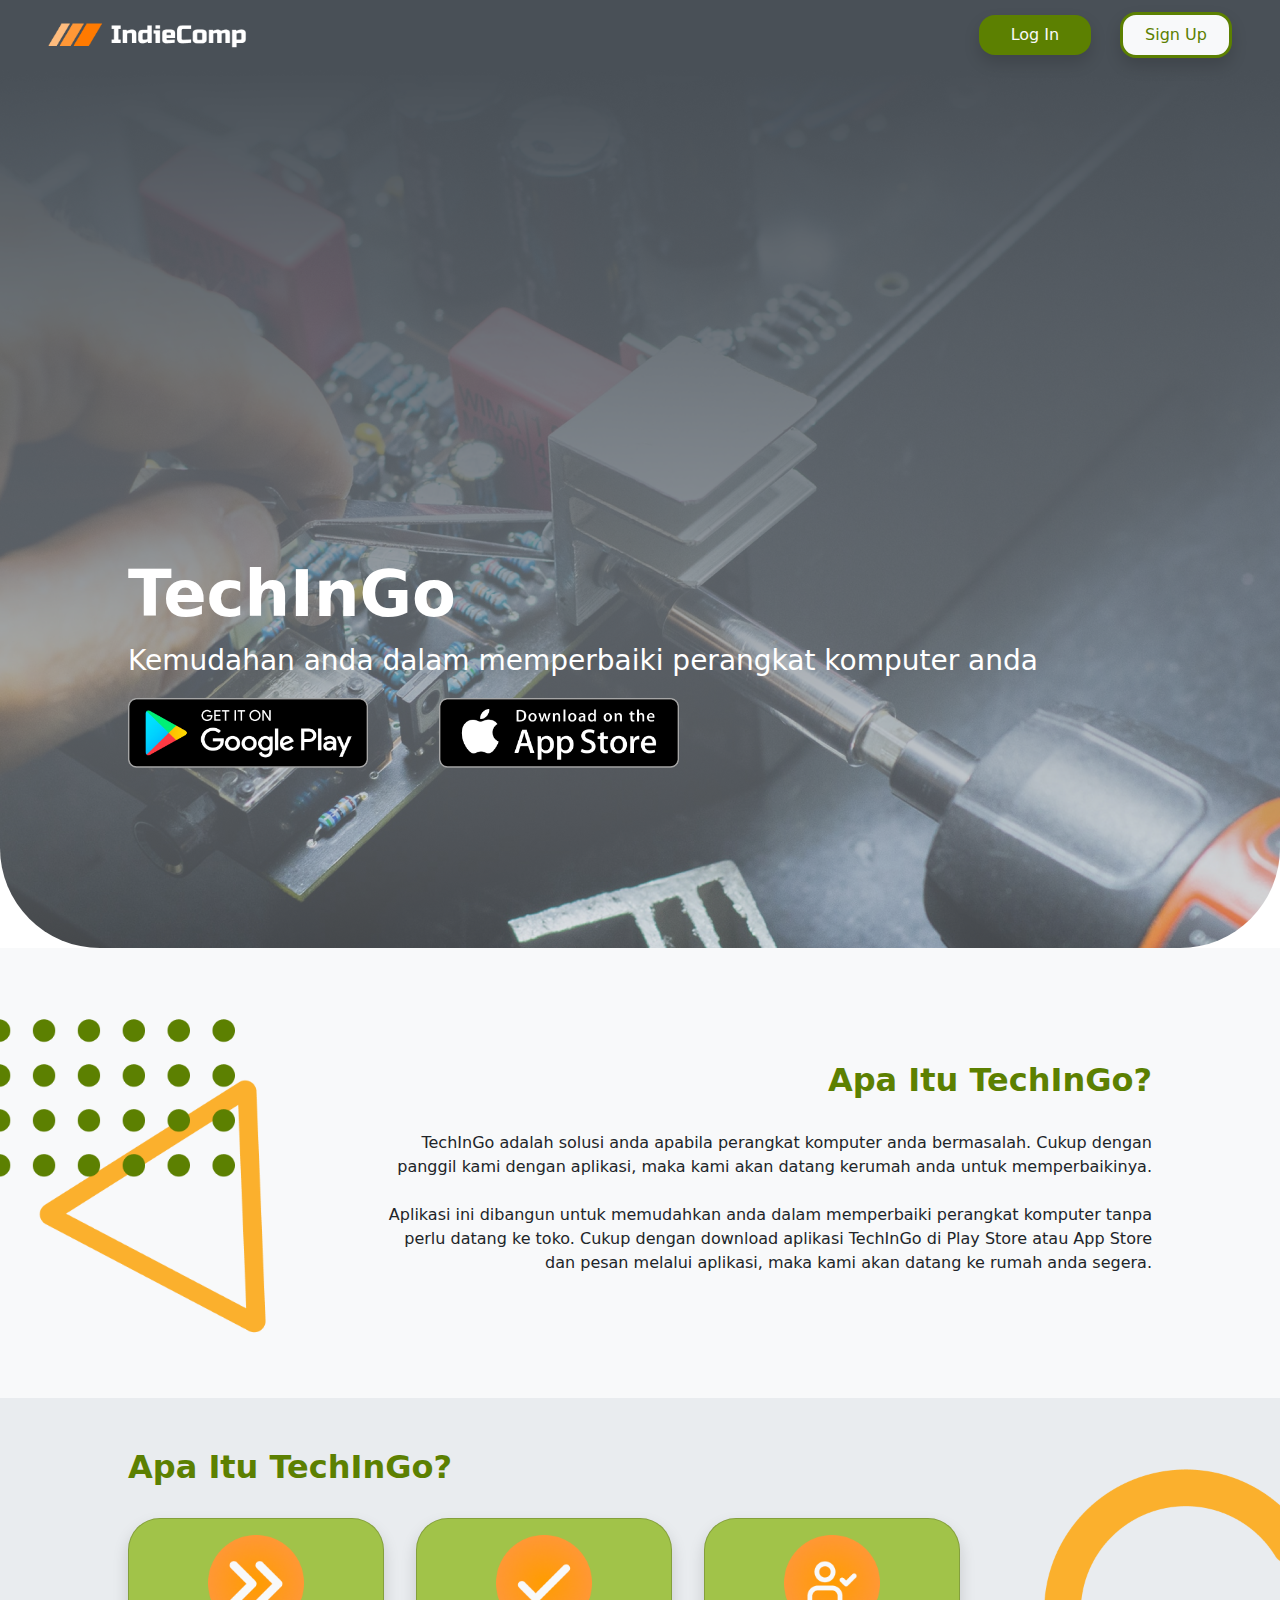
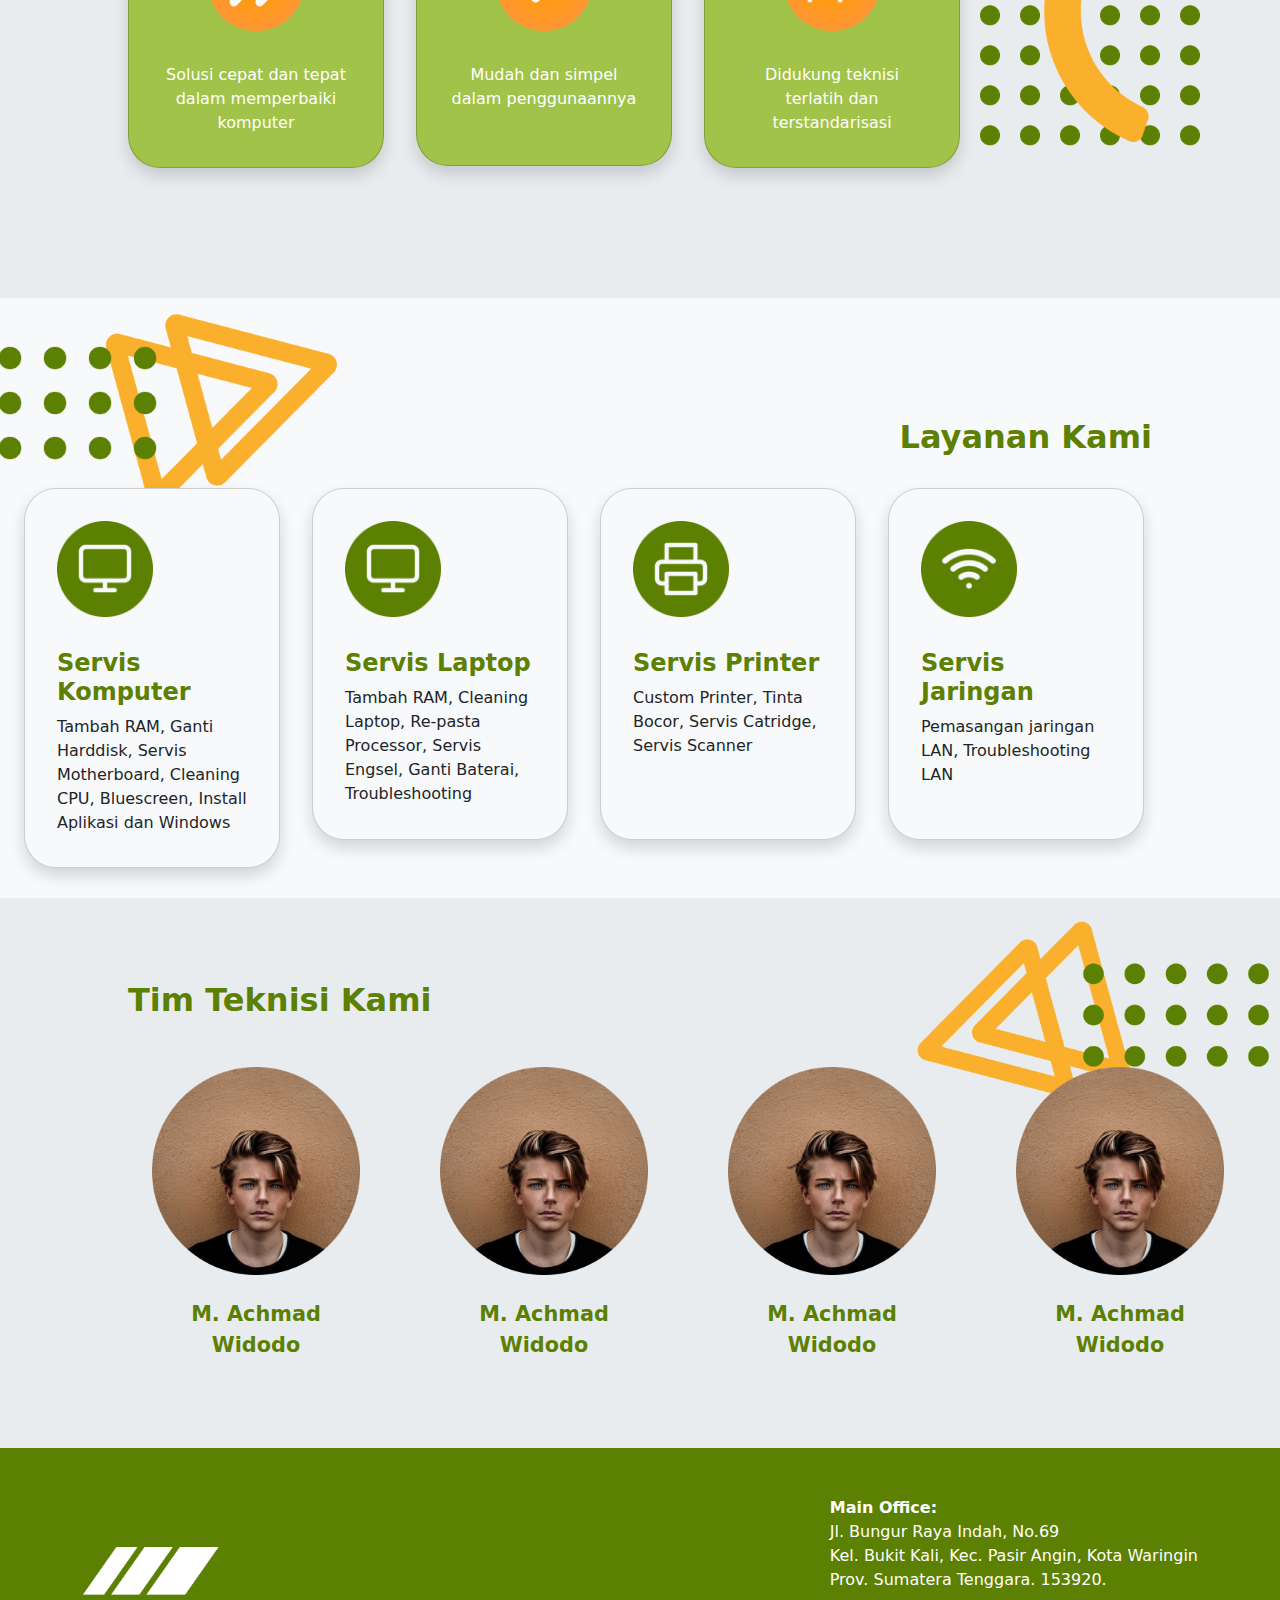
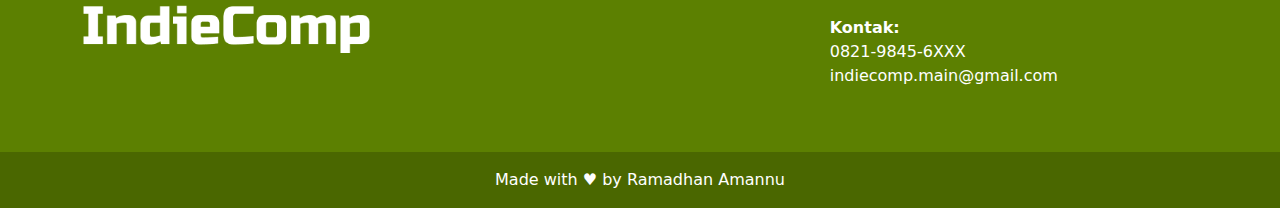
<file: index.html>
<!DOCTYPE html>
<html lang="en">
  <head>
    <meta charset="UTF-8" />
    <meta http-equiv="X-UA-Compatible" content="IE=edge" />
    <meta name="viewport" content="width=device-width, initial-scale=1.0" />
    <link rel="stylesheet" href="css/style.css" />
    <link rel="stylesheet" href="css/bootstrap.css" />
    <link rel="preconnect" href="https://fonts.googleapis.com" />
    <link rel="preconnect" href="https://fonts.gstatic.com" crossorigin />
    <link
      href="https://fonts.googleapis.com/css2?family=Rubik:wght@400;500;600;700&display=swap"
      rel="stylesheet"
    />
    <title>Landing Page</title>
  </head>
  <body>
    <!-- Navbar -->
    <nav class="navbar fixed-top nav-custom">
      <div class="container-fluid px-5 py-1">
        <a href="index.html"
          ><img class="logo-nav" src="img/logo1.png" alt=""
        /></a>
        <div>
          <a href="login.html"><button class="py-2 shadow rounded-4 ms-4 btn-nav">Log In</button></a>
          <a href="#"><button class="py-2 shadow rounded-4 ms-4 btn-nav-outline">
            Sign Up
          </button></a>
        </div>
      </div>
    </nav>

    <!-- carousel -->
    <section class="hero-image mt-5">
      <div class="hero-text">
        <h1 class="text-white fw-bold hero-font">TechInGo</h1>
        <p class="text-white fs-3">
          Kemudahan anda dalam memperbaiki perangkat komputer anda
        </p>
        <div class="row">
          <div class="col-4">
            <a href="#"
              ><img src="img/googlePlay.png" alt="" style="width: 15rem"
            /></a>
          </div>
          <div class="col-4">
            <a href="#"
              ><img src="img/appStore.png" alt="" style="width: 15rem"
            /></a>
          </div>
        </div>
      </div>
    </section>

    <!-- section 1 -->
    <section class="section1-image">
      <div class="section1-text">
        <h1 class="fs-2 fw-bold hero-font judul-section" sty>
          Apa Itu TechInGo?
        </h1>
        <p class="pt-4 fs-6 text-box">
          TechInGo adalah solusi anda apabila perangkat komputer anda
          bermasalah. Cukup dengan panggil kami dengan aplikasi, maka kami akan
          datang kerumah anda untuk memperbaikinya.
          <br />
          <br />Aplikasi ini dibangun untuk memudahkan anda dalam memperbaiki
          perangkat komputer tanpa perlu datang ke toko. Cukup dengan download
          aplikasi TechInGo di Play Store atau App Store dan pesan melalui
          aplikasi, maka kami akan datang ke rumah anda segera.
        </p>
      </div>
    </section>

    <!-- section 2 -->
    <section class="section2-image">
      <div class="section2-text">
        <h1 class="fs-2 fw-bold hero-font judul-section" sty>
          Apa Itu TechInGo?
        </h1>
        <br />
        <div class="row">
          <div class="col-3" style="width: 18rem">
            <div
              class="card1 rounded-5 card p-3 shadow"
              style="width: 16rem; min-height: 15.5rem"
            >
              <img
                style="width: 6rem"
                src="img/iconCepat.png"
                class="card-img-top pb-3"
                alt="..."
              />
              <div class="card-body">
                <p class="card-text">
                  Solusi cepat dan tepat dalam memperbaiki komputer
                </p>
              </div>
            </div>
          </div>
          <div class="col-3" style="width: 18rem">
            <div
              class="card1 rounded-5 card p-3 shadow"
              style="width: 16rem; min-height: 15.5rem"
            >
              <img
                style="width: 6rem"
                src="img/iconMudah.png"
                class="card-img-top pb-3"
                alt="..."
              />
              <div class="card-body">
                <p class="card-text">Mudah dan simpel dalam penggunaannya</p>
              </div>
            </div>
          </div>
          <div class="col-3" style="width: 18rem">
            <div
              class="card1 rounded-5 card p-3 shadow"
              style="width: 16rem; min-height: 15.5rem"
            >
              <img
                style="width: 6rem"
                src="img/iconTeknisi.png"
                class="card-img-top pb-3"
                alt="..."
              />
              <div class="card-body">
                <p class="card-text">
                  Didukung teknisi terlatih dan terstandarisasi
                </p>
              </div>
            </div>
          </div>
        </div>
      </div>
    </section>

    <!-- section 3 -->
    <section class="section3-image">
      <div class="section3-text">
        <h1 class="fs-2 fw-bold hero-font judul-section" sty>Layanan Kami</h1>
        <br />
        <div class="row">
          <div class="col-3" style="width: 18rem">
            <div
              class="card2 rounded-5 card p-3 shadow"
              style="width: 16rem; min-height: 22rem"
            >
              <img
                style="width: 8rem"
                src="img/iconComp.png"
                class="card-img-top p-3"
                alt="..."
              />
              <div class="card-body">
                <h5 class="card-title subjudul-section">Servis Komputer</h5>
                <p class="card-text">
                  Tambah RAM, Ganti Harddisk, Servis Motherboard, Cleaning CPU,
                  Bluescreen, Install Aplikasi dan Windows
                </p>
              </div>
            </div>
          </div>
          <div class="col-3" style="width: 18rem">
            <div
              class="card2 rounded-5 card p-3 shadow"
              style="width: 16rem; min-height: 22rem"
            >
              <img
                style="width: 8rem"
                src="img/iconComp.png"
                class="card-img-top p-3"
                alt="..."
              />
              <div class="card-body">
                <h5 class="card-title subjudul-section">Servis Laptop</h5>
                <p class="card-text">
                  Tambah RAM, Cleaning Laptop, Re-pasta Processor, Servis
                  Engsel, Ganti Baterai, Troubleshooting
                </p>
              </div>
            </div>
          </div>
          <div class="col-3" style="width: 18rem">
            <div
              class="card2 rounded-5 card p-3 shadow"
              style="width: 16rem; min-height: 22rem"
            >
              <img
                style="width: 8rem"
                src="img/iconPrinter.png"
                class="card-img-top p-3"
                alt="..."
              />
              <div class="card-body">
                <h5 class="card-title subjudul-section">Servis Printer</h5>
                <p class="card-text">
                  Custom Printer, Tinta Bocor, Servis Catridge, Servis Scanner
                </p>
              </div>
            </div>
          </div>
          <div class="col-3" style="width: 18rem">
            <div
              class="card2 rounded-5 card p-3 shadow"
              style="width: 16rem; min-height: 22rem"
            >
              <img
                style="width: 8rem"
                src="img/iconWifi.png"
                class="card-img-top p-3"
                alt="..."
              />
              <div class="card-body">
                <h5 class="card-title subjudul-section">Servis Jaringan</h5>
                <p class="card-text">
                  Pemasangan jaringan LAN, Troubleshooting LAN
                </p>
              </div>
            </div>
          </div>
        </div>
      </div>
    </section>

    <!-- section 4 -->
    <section class="section4-image">
      <div class="section4-text">
        <h1 class="fs-2 fw-bold hero-font judul-section">Tim Teknisi Kami</h1>
        <br />
        <div class="row">
          <div class="col-3" style="width: 18rem">
            <div
              class="rounded-5 p-3 profile"
              style="width: 16rem; min-height: 15.5rem"
            >
              <img
                style="width: 13rem"
                src="img/orangSample.png"
                class="card-img-top pb-4"
                alt="..."
              />
              <div class="">
                <p class="">M. Achmad Widodo</p>
              </div>
            </div>
          </div>
          <div class="col-3" style="width: 18rem">
            <div
              class="rounded-5 p-3 profile"
              style="width: 16rem; min-height: 15.5rem"
            >
              <img
                style="width: 13rem"
                src="img/orangSample.png"
                class="card-img-top pb-4"
                alt="..."
              />
              <div class="">
                <p class="">M. Achmad Widodo</p>
              </div>
            </div>
          </div>
          <div class="col-3" style="width: 18rem">
            <div
              class="rounded-5 p-3 profile"
              style="width: 16rem; min-height: 15.5rem"
            >
              <img
                style="width: 13rem"
                src="img/orangSample.png"
                class="card-img-top pb-4"
                alt="..."
              />
              <div class="">
                <p class="">M. Achmad Widodo</p>
              </div>
            </div>
          </div>
          <div class="col-3" style="width: 18rem">
            <div
              class="rounded-5 p-3 profile"
              style="width: 16rem; min-height: 15.5rem"
            >
              <img
                style="width: 13rem"
                src="img/orangSample.png"
                class="card-img-top pb-4"
                alt="..."
              />
              <div class="">
                <p class="">M. Achmad Widodo</p>
              </div>
            </div>
          </div>
        </div>
      </div>
    </section>

    <!-- footer -->
    <section style="background-color: #5c8001">
      <div class="container py-5">
        <div class="row">
          <div class="col d-flex align-items-center">
            <img src="img/logoWhite.png" alt="" style="width: 18rem" class="" />
          </div>
          <div class="col-auto d-flex align-items-center">
            <p class="text-white">
              <b>Main Office: </b><br />
              Jl. Bungur Raya Indah, No.69 <br />
              Kel. Bukit Kali, Kec. Pasir Angin, Kota Waringin <br />
              Prov. Sumatera Tenggara. 153920. <br />
              <br />
              <b>Kontak: </b><br />
              0821-9845-6XXX <br />
              indiecomp.main@gmail.com
            </p>
          </div>
        </div>
      </div>
    </section>

    <!-- credit -->
    <section class="pt-3" style="background-color: #4a6700">
      <div class="d-flex justify-content-center">
        <p class="text-white">Made with ♥ by Ramadhan Amannu</p>
      </div>
    </section>

    <script src="js/bootstrap.min.js"></script>
  </body>
</html>
</file>
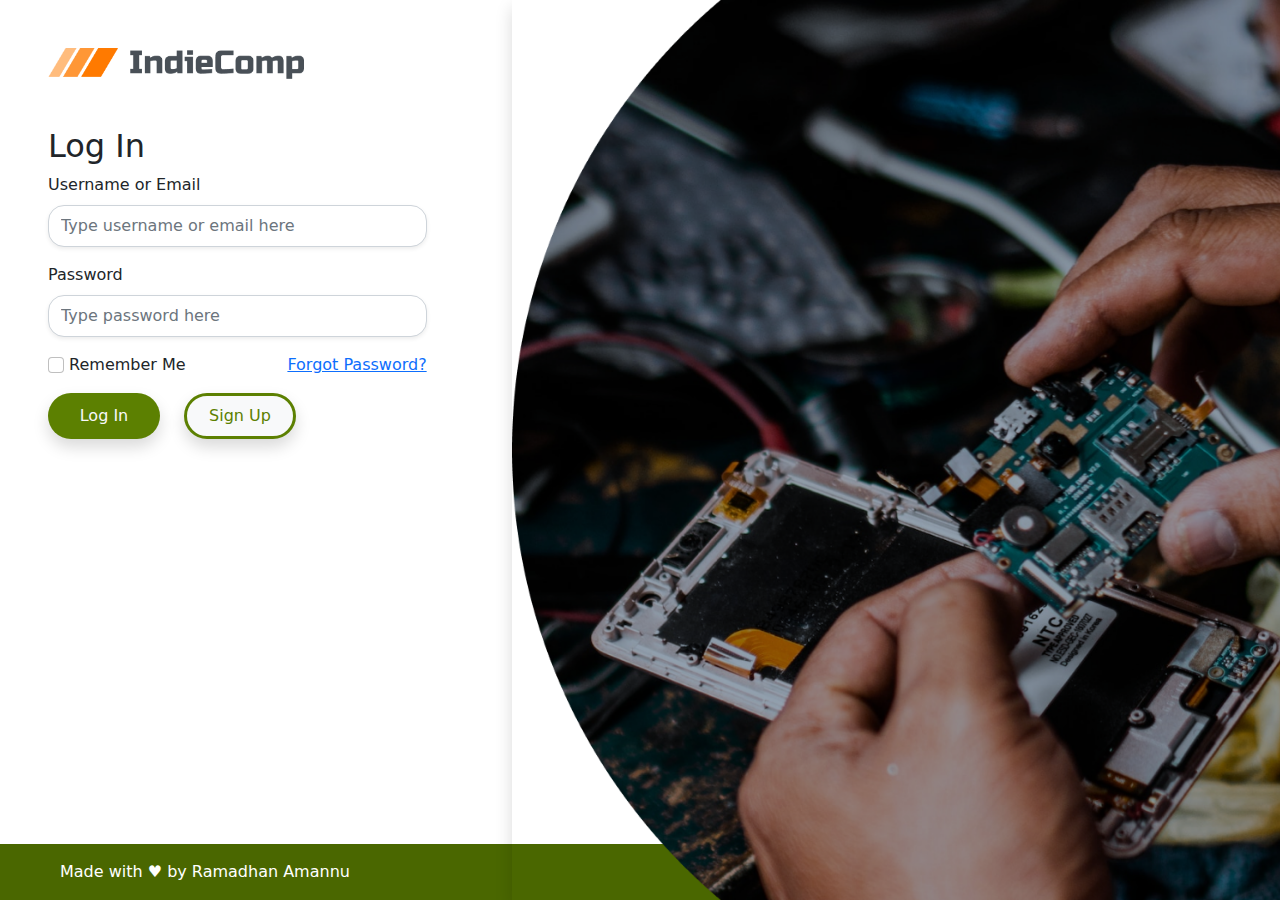
<file: login.html>
<!DOCTYPE html>
<html lang="en">
  <head>
    <meta charset="UTF-8" />
    <meta http-equiv="X-UA-Compatible" content="IE=edge" />
    <meta name="viewport" content="width=device-width, initial-scale=1.0" />
    <link rel="stylesheet" href="css/style.css" />
    <link rel="stylesheet" href="css/bootstrap.css" />
    <link rel="preconnect" href="https://fonts.googleapis.com" />
    <link rel="preconnect" href="https://fonts.gstatic.com" crossorigin />
    <link
      href="https://fonts.googleapis.com/css2?family=Rubik:wght@400;500;600;700&display=swap"
      rel="stylesheet"
    />
    <title>Log In</title>
  </head>
  <body>
    <!-- image illustration -->
    <div class=" login-image shadow" style="z-index: 2; width: 60vw; height: 100vh; text-align: right; position:fixed; right: 0;">
        <div class=""></div>    
    </div>

    
    <!-- login form -->
    <section class="container-fluid p-5">
      <div class="row">
        <div class="col-4">
          <img src="img/logo2.png" alt="" style="width: 16rem" />
          <h2 class="pt-5">Log In</h2>
          <form>
            <div class="mb-3">
              <label for="exampleInputEmail1" class="form-label"
                >Username or Email</label
              >
              <input
                type="email"
                class="form-control rounded-4 shadow-sm py-2"
                id="exampleInputEmail1"
                aria-describedby="emailHelp"
                placeholder="Type username or email here"
              />
              <!-- <div id="emailHelp" class="form-text">We'll never share your email with anyone else.</div> -->
            </div>
            <div class="mb-3">
              <label for="exampleInputPassword1" class="form-label"
                >Password</label
              >
              <input
                type="password"
                class="form-control rounded-4 shadow-sm py-2"
                id="exampleInputPassword1"
                placeholder="Type password here"
              />
            </div>
            <div class="row">
              <div class="mb-3 col">
                <input
                  type="checkbox"
                  class="form-check-input"
                  id="exampleCheck1"
                />
                <label class="form-check-label" for="exampleCheck1"
                  >Remember Me</label
                >
              </div>
              <div class="col-auto">
                <span><a href="#">Forgot Password?</a></span>
              </div>
            </div>

            <div class="row">
              <div class="col-auto d-flex justify-items-end">
                <button type="submit" class="btn-nav rounded-5 py-2 shadow">
                  Log In
                </button>
              </div>
              <div class="col-auto">
                <button
                  type="submit"
                  class="btn-nav-outline rounded-5 py-2 shadow"
                >
                  Sign Up
                </button>
              </div>
            </div>
          </form>
        </div>
        
      </div>
    </section>

    <!-- credit -->
    <footer
      class="fixed-bottom pt-3 text-white container-fluid"
      style="background-color: #4a6700; z-index: 1;"
    >
      <p class="ps-5">Made with ♥ by Ramadhan Amannu</p>
    </footer>

    <script src="js/bootstrap.min.js"></script>
  </body>
</html>
</file>
<file: css/style.css>
/* @import url('https://fonts.googleapis.com/css2?family=Rubik:wght@400;500;600;700&display=swap'); */
body, html {
    height: 100%;
    margin: 0;
    background-color: #F8F9FA;
    /* font-family: ; */
  }

.nav-custom{
    background-color: #495057;
}

.logo-nav{
    max-height: 30px;
}

.btn-nav{
    min-width: 7rem;
    color: #F8F9FA;
    background-color: #5C8001;
    /* border-color: #A1C349; */
    border:none;
    font-weight: 500;
}

.btn-nav-outline{
    min-width: 7rem;
    color: #5C8001;
    background-color: #F8F9FA;
    /* border-color: #A1C349; */
    border: 3px solid #5c8001;
    font-weight: 500;
}

.hero-image {
    background-image: url("../img/carousel.png");
    height: 100%;
    background-position: center;
    background-repeat: no-repeat;
    background-size: cover;
    position: relative;
    border-radius: 0px 0px 100px 100px;
  }
  
  .hero-text {
    text-align: left;
    position: absolute;
    bottom: 20%;
    left: 10%;
    /* transform: translate(-50%, -50%); */
  }

  .hero-text h1{
    font-size: 4rem;
  }
  

  .section1-image {
    background-image: url("../img/layout1.png");
    width: 100%;
    height: 450px;
    /* height: 100%; */
    background-position: center;
    background-repeat: no-repeat;
    background-size: cover;
    position: relative;
    object-fit: fill;
    /* border-radius: 0px 0px 100px 100px; */
  }
  
  .section1-text {
    text-align: right;
    position: absolute;
    top: 25%;
    right: 10%;
    /* transform: translate(-50%, -50%); */
  }

  .section1-text .text-box{
    width: 60vw;
  }
  

  .section2-image {
    background-image: url("../img/layout2.png");
    width: 100%;
    height: 500px;
    /* height: 100%; */
    background-position: center;
    background-repeat: no-repeat;
    background-size: cover;
    position: relative;
    object-fit: fill;
    /* border-radius: 0px 0px 100px 100px; */
  }
  
  .section2-text {
    text-align: left;
    position: absolute;
    top: 10%;
    left: 10%;
    /* transform: translate(-50%, -50%); */
  }

  .section2-text .text-box{
    width: 60vw;
  }

  .card1 {
    --bs-bg-opacity: 1;
    background-color: #A1C349 !important;
    color: white;
    text-align: center;
    position: absolute;
    align-items: center;
    /* transform: translate(-50%, -50%); */
  }

  .judul-section{
    color: #5C8001;
  }
  
  .section3-image {
    background-image: url("../img/layout3.png");
    width: 100%;
    height: 600px;
    /* height: 100%; */
    background-position: center;
    background-repeat: no-repeat;
    background-size: cover;
    position: relative;
    object-fit: fill;
    /* border-radius: 0px 0px 100px 100px; */
  }
  
  .section3-text {
    text-align: right;
    position: absolute;
    top: 20%;
    right: 10%;
    /* left: 10%; */
    /* transform: translate(-50%, -50%); */
  }

  .section2-text .text-box{
    width: 60vw;
  }

  .card2 {
    --bs-bg-opacity: 1;
    background-color: #F8F9FA !important;
    /* color: white; */
    text-align: left;
    position: absolute;
    /* align-items: center; */
    /* transform: translate(-50%, -50%); */
  }

  .subjudul-section{
    color: #5C8001;
    font-weight: bold;
    font-size: x-large;
  }

  .section4-image {
    background-image: url("../img/layout4.png");
    width: 100%;
    height: 550px;
    /* height: 100%; */
    background-position: center;
    background-repeat: no-repeat;
    background-size: cover;
    position: relative;
    object-fit: fill;
    /* border-radius: 0px 0px 100px 100px; */
  }
  
  .section4-text {
    text-align: left;
    position: absolute;
    top: 15%;
    left: 10%;
    /* transform: translate(-50%, -50%); */
  }

  .profile {
    --bs-bg-opacity: 1;
    /* background-color: #A1C349 !important; */
    color: #5C8001;
    text-align: center;
    position: absolute;
    align-items: center;
    font-size: 1.3rem;
    font-weight:700;
    /* transform: translate(-50%, -50%); */
  }

  .login-image {
    background-image: url("../img/login-img.png");
    /* width: 100%; */
    /* height: 550px; */
    /* height: 100%; */
    background-position: left;
    background-repeat: no-repeat;
    background-size: cover;
    /* position: relative; */
    /* object-fit: fill; */
    /* border-radius: 0px 0px 100px 100px; */
  }
</file>
